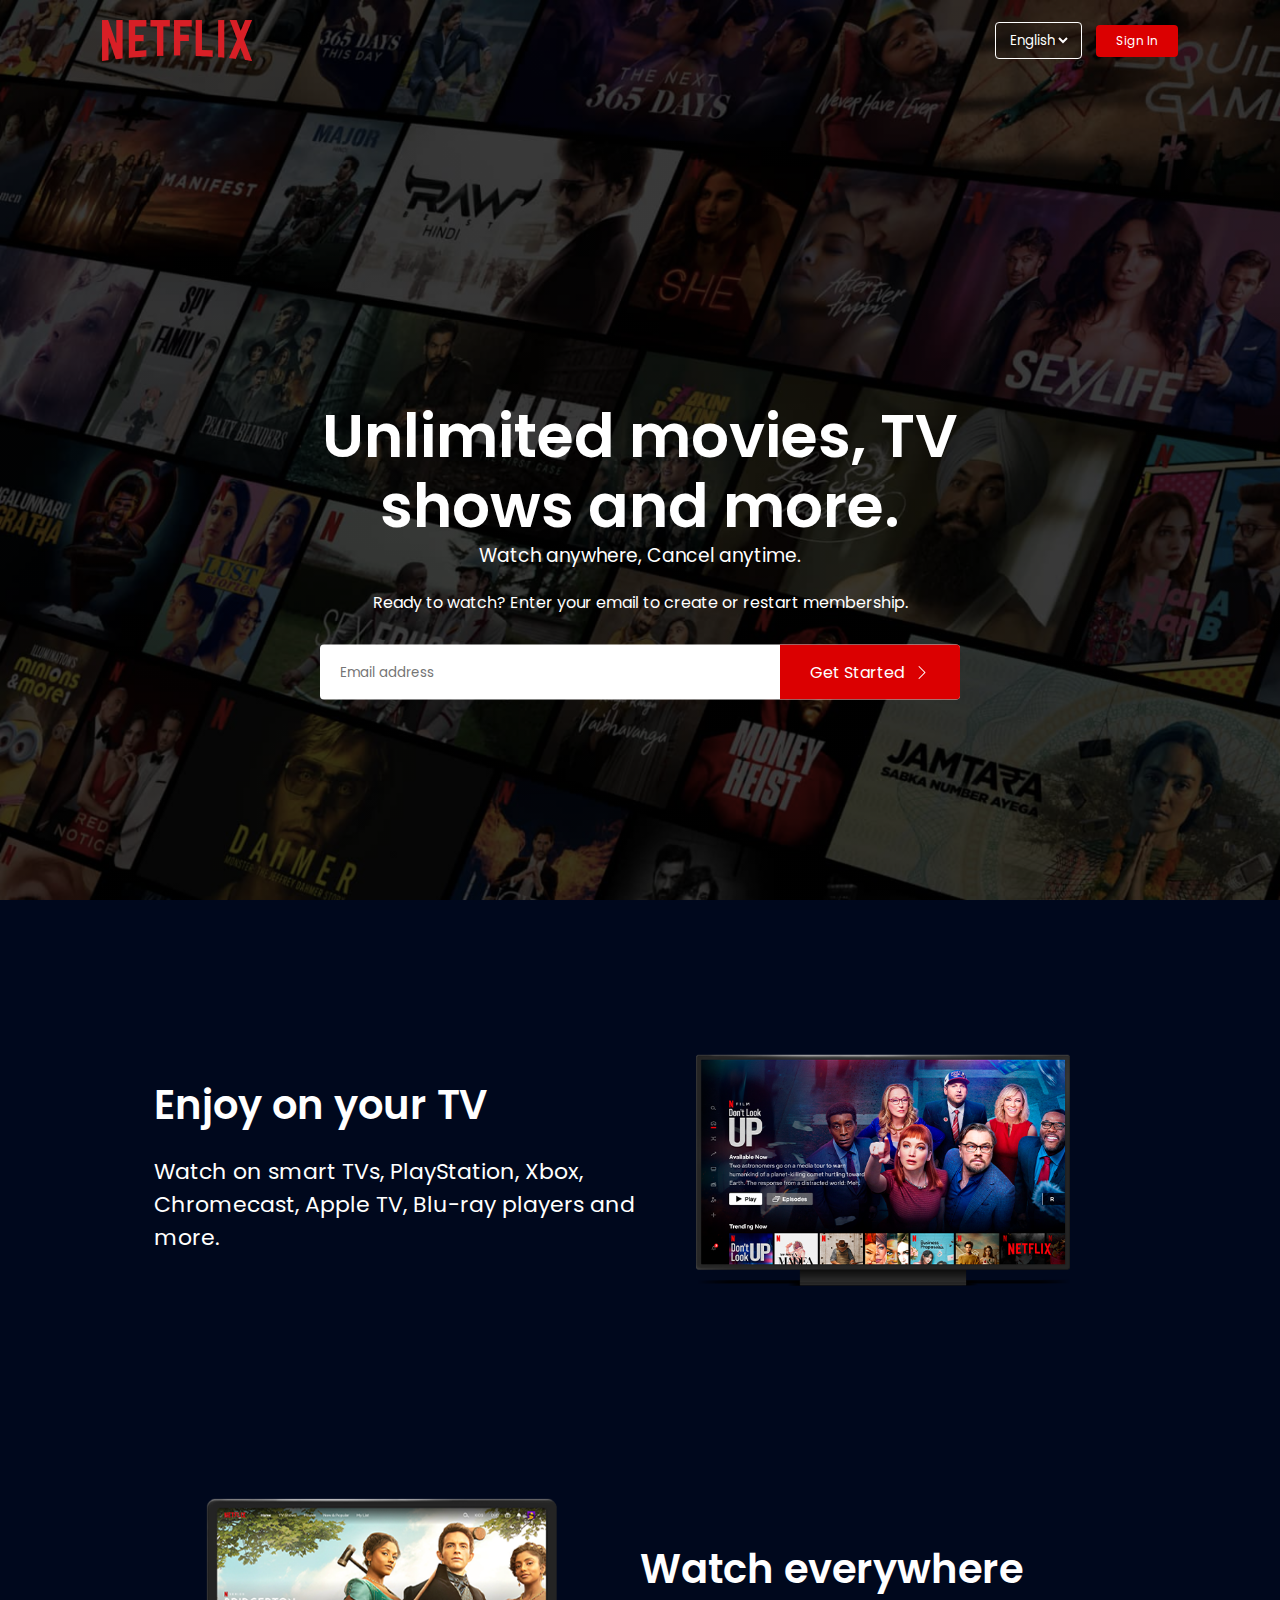
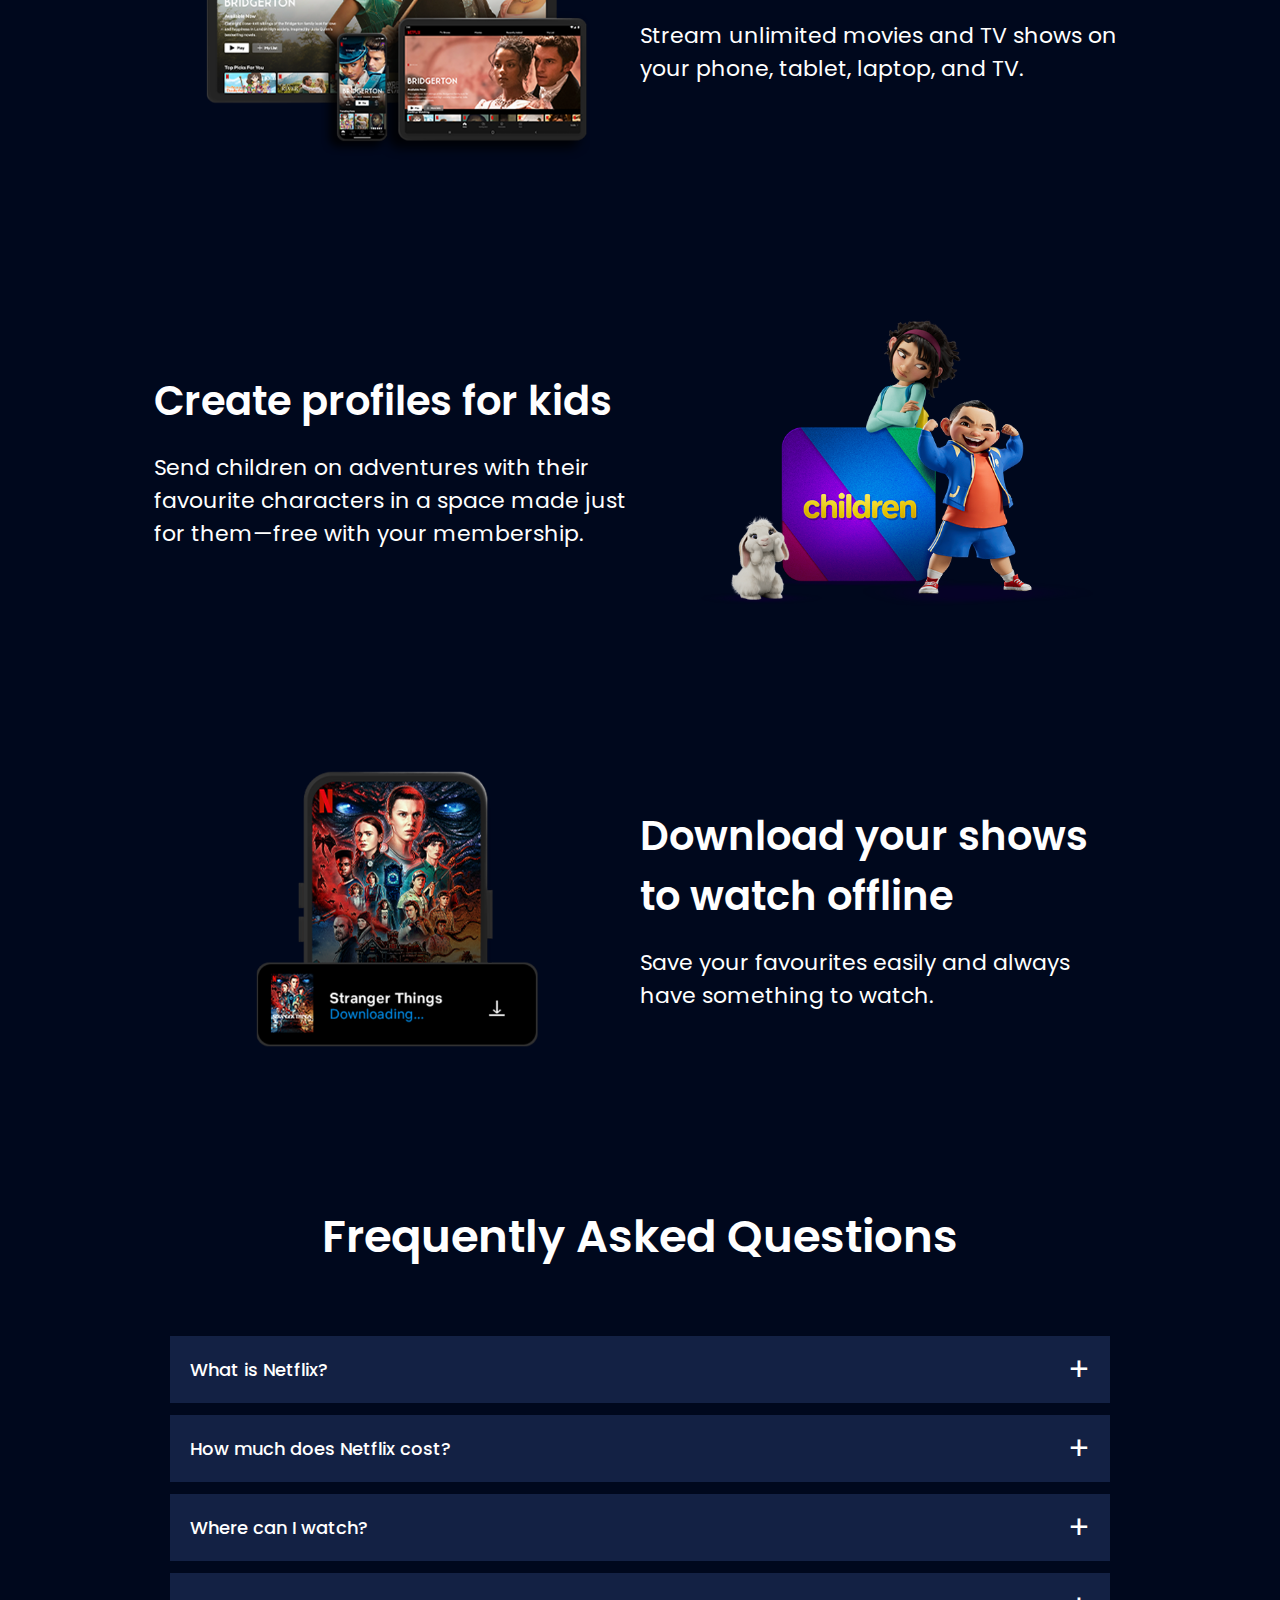
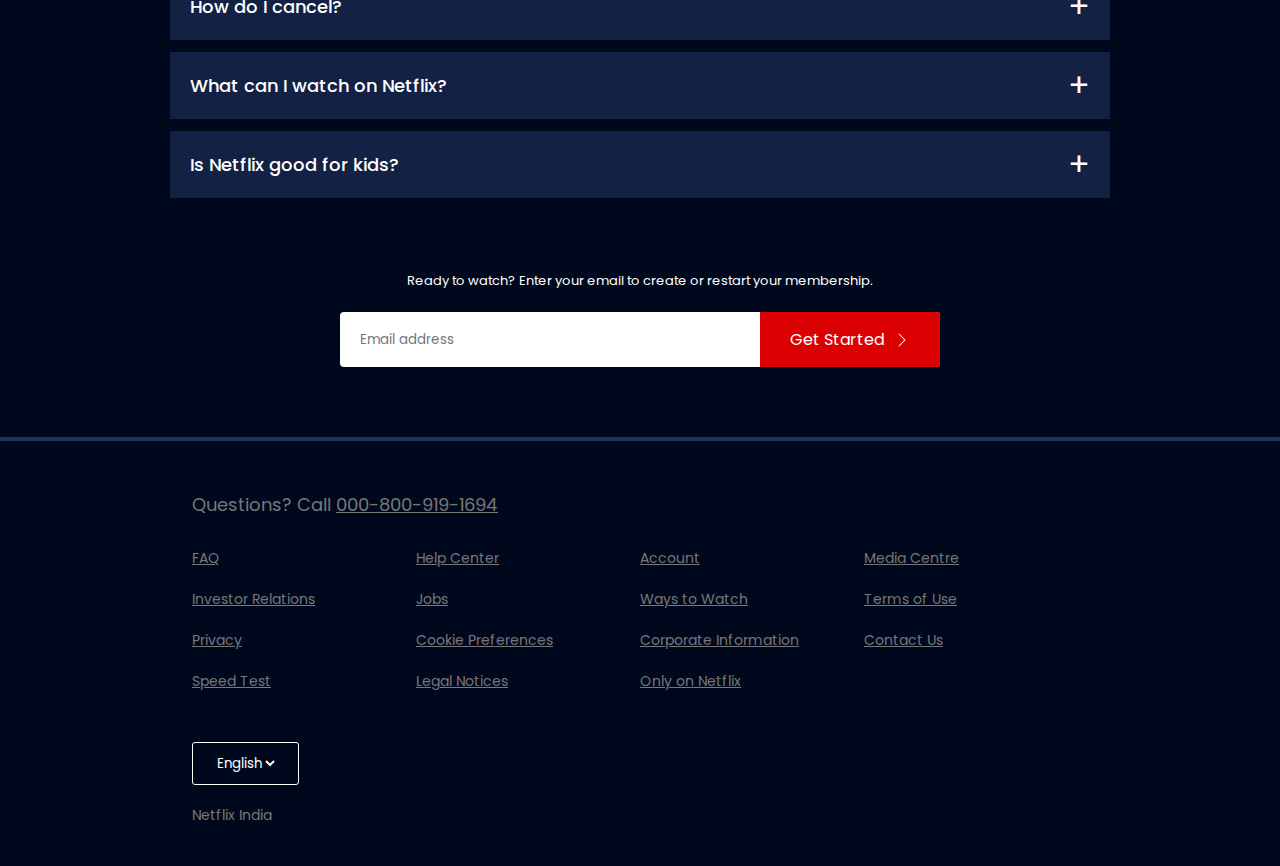
<file: Bharat Intern/Netflix Clone/index.html>
<!DOCTYPE html>
<html lang="en">
	<head>
		<meta charset="UTF-8" />
		<meta http-equiv="X-UA-Compatible" content="IE=edge" />
		<meta name="viewport" content="width=device-width, initial-scale=1.0" />

		<!-- Google font CDN -->
		<link rel="preconnect" href="https://fonts.googleapis.com" />
		<link rel="preconnect" href="https://fonts.gstatic.com" crossorigin />
		<link
			href="https://fonts.googleapis.com/css2?family=Poppins:ital,wght@0,100;0,200;0,300;0,400;0,500;0,600;0,700;0,800;0,900;1,100;1,200;1,300;1,400;1,500;1,600;1,700;1,800;1,900&display=swap"
			rel="stylesheet"
		/>

		<!-- Link CSS -->
		<link rel="stylesheet" href="./style.css" />
		<title>Netflix | Clone</title>
	</head>
	<body>
		<!-- Header Section -->
		<header class="header">
			<nav>
				<img src="./Assests/logo.png" class="logo" />
				<div>
					<button class="language-btn">
						<select>
							<option value="english">English</option>
							<option value="english">French</option>
							<option value="english">Hindi</option>
						</select>
					</button>
					<button>Sign In</button>
				</div>
			</nav>
			<div class="header-content">
				<h1>Unlimited movies, TV shows and more.</h1>
				<h3>Watch anywhere, Cancel anytime.</h3>
				<p>Ready to watch? Enter your email to create or restart membership.</p>
				<form action="#" method="get" class="email-signup">
					<input type="email" name="email" placeholder="Email address" required />
					<button type="submit">
						Get Started
						<svg
							xmlns="http://www.w3.org/2000/svg"
							width="16"
							height="16"
							fill="currentColor"
							class="bi bi-chevron-right"
							viewBox="0 0 16 16"
						>
							<path
								fill-rule="evenodd"
								d="M4.646 1.646a.5.5 0 0 1 .708 0l6 6a.5.5 0 0 1 0 .708l-6 6a.5.5 0 0 1-.708-.708L10.293 8 4.646 2.354a.5.5 0 0 1 0-.708z"
							/>
						</svg>
					</button>
				</form>
			</div>
		</header>

		<!-- Features section -->
		<section class="features">
			<!-- Row 1 -->
			<div class="row">
				<div class="text-col">
					<h2>Enjoy on your TV</h2>
					<p>
						Watch on smart TVs, PlayStation, Xbox, Chromecast, Apple TV, Blu-ray players
						and more.
					</p>
				</div>
				<div class="img-col">
					<img src="./Assests/feature-1.png" />
				</div>
			</div>

			<!-- Row 2 -->
			<div class="row">
				<div class="img-col">
					<img src="./Assests/feature-2.png" />
				</div>
				<div class="text-col">
					<h2>Watch everywhere</h2>
					<p>
						Stream unlimited movies and TV shows on your phone, tablet, laptop, and TV.
					</p>
				</div>
			</div>

			<!-- Row 3 -->
			<div class="row">
				<div class="text-col">
					<h2>Create profiles for kids</h2>
					<p>
						Send children on adventures with their favourite characters in a space made
						just for them—free with your membership.
					</p>
				</div>
				<div class="img-col">
					<img src="./Assests/feature-3.png" />
				</div>
			</div>

			<!-- Row 4 -->
			<div class="row">
				<div class="img-col">
					<img src="./Assests/feature-4.png" />
				</div>
				<div class="text-col">
					<h2>Download your shows to watch offline</h2>
					<p>Save your favourites easily and always have something to watch.</p>
				</div>
			</div>
		</section>

		<!-- FAQ -->
		<section class="faq">
			<h2>Frequently Asked Questions</h2>
			<ul class="accordion">
				<!-- FAQ 1 -->
				<li>
					<input type="radio" name="accordion" id="first" />
					<label for="first">What is Netflix?</label>
					<div class="content">
						<p>
							Netflix is a streaming service that offers a wide variety of
							award-winning TV shows, movies, anime, documentaries and more - on
							thousands of internet-connected devices.
						</p>
						<p>
							You can watch as much as you want, whenever you want, without a single
							ad - all for one low monthly price. There's always something new to
							discover, and new TV shows and movies are added every week!
						</p>
					</div>
				</li>

				<!-- FAQ 2 -->
				<li>
					<input type="radio" name="accordion" id="second" />
					<label for="second">How much does Netflix cost?</label>
					<div class="content">
						<p>
							Watch Netflix on your smartphone, tablet, Smart TV, laptop, or streaming
							device, all for one fixed monthly fee. Plans range from ₹ 149 to ₹ 649 a
							month. No extra costs, no contracts.
						</p>
					</div>
				</li>

				<!-- FAQ 3 -->
				<li>
					<input type="radio" name="accordion" id="third" />
					<label for="third">Where can I watch?</label>
					<div class="content">
						<p>
							Watch anywhere, anytime. Sign in with your Netflix account to watch
							instantly on the web at netflix.com from your personal computer or on
							any internet-connected device that offers the Netflix app, including
							smart TVs, smartphones, tablets, streaming media players and game
							consoles.
						</p>
						<p>
							You can also download your favourite shows with the iOS, Android, or
							Windows 10 app. Use downloads to watch while you're on the go and
							without an internet connection. Take Netflix with you anywhere.
						</p>
					</div>
				</li>

				<!-- FAQ 4 -->
				<li>
					<input type="radio" name="accordion" id="fourth" />
					<label for="fourth">How do I cancel?</label>
					<div class="content">
						<p>
							Netflix is flexible. There are no annoying contracts and no commitments.
							You can easily cancel your account online in two clicks. There are no
							cancellation fees – start or stop your account anytime.
						</p>
					</div>
				</li>

				<!-- FAQ 5 -->
				<li>
					<input type="radio" name="accordion" id="fifth" />
					<label for="fifth">What can I watch on Netflix?</label>
					<div class="content">
						<p>
							Netflix has an extensive library of feature films, documentaries, TV
							shows, anime, award-winning Netflix originals, and more. Watch as much
							as you want, anytime you want.
						</p>
					</div>
				</li>

				<!-- FAQ 6 -->
				<li>
					<input type="radio" name="accordion" id="sixth" />
					<label for="sixth">Is Netflix good for kids?</label>
					<div class="content">
						<p>
							The Netflix Kids experience is included in your membership to give
							parents control while kids enjoy family-friendly TV shows and films in
							their own space.
						</p>
						<p>
							Kids profiles come with PIN-protected parental controls that let you
							restrict the maturity rating of content kids can watch and block
							specific titles you don’t want kids to see.
						</p>
					</div>
				</li>
			</ul>
			<small>Ready to watch? Enter your email to create or restart your membership.</small>
			<form action="#" method="get" class="email-signup">
				<input type="email" name="email" placeholder="Email address" required />
				<button type="submit">
					Get Started
					<svg
						xmlns="http://www.w3.org/2000/svg"
						width="16"
						height="16"
						fill="currentColor"
						class="bi bi-chevron-right"
						viewBox="0 0 16 16"
					>
						<path
							fill-rule="evenodd"
							d="M4.646 1.646a.5.5 0 0 1 .708 0l6 6a.5.5 0 0 1 0 .708l-6 6a.5.5 0 0 1-.708-.708L10.293 8 4.646 2.354a.5.5 0 0 1 0-.708z"
						/>
					</svg>
				</button>
			</form>
		</section>

		<!-- Footer -->
		<footer class="footer">
			<h2>Questions? Call <a href="tel:+000-800-919-1694">000-800-919-1694</a></h2>
			<div class="row">
				<div class="col">
					<a href="#">FAQ</a>
					<a href="#">Investor Relations</a>
					<a href="#">Privacy</a>
					<a href="#">Speed Test</a>
				</div>
				<div class="col">
					<a href="#">Help Center</a>
					<a href="#">Jobs</a>
					<a href="#">Cookie Preferences</a>
					<a href="#">Legal Notices</a>
				</div>
				<div class="col">
					<a href="#">Account</a>
					<a href="#">Ways to Watch</a>
					<a href="#">Corporate Information</a>
					<a href="#">Only on Netflix</a>
				</div>
				<div class="col">
					<a href="#">Media Centre</a>
					<a href="#">Terms of Use</a>
					<a href="#">Contact Us</a>
				</div>
			</div>
			<button class="language-btn">
				<select>
					<option value="english">English</option>
					<option value="english">French</option>
					<option value="english">Hindi</option>
				</select>
			</button>
			<p class="copyright-text">Netflix India</p>
		</footer>
	</body>
</html>
</file>
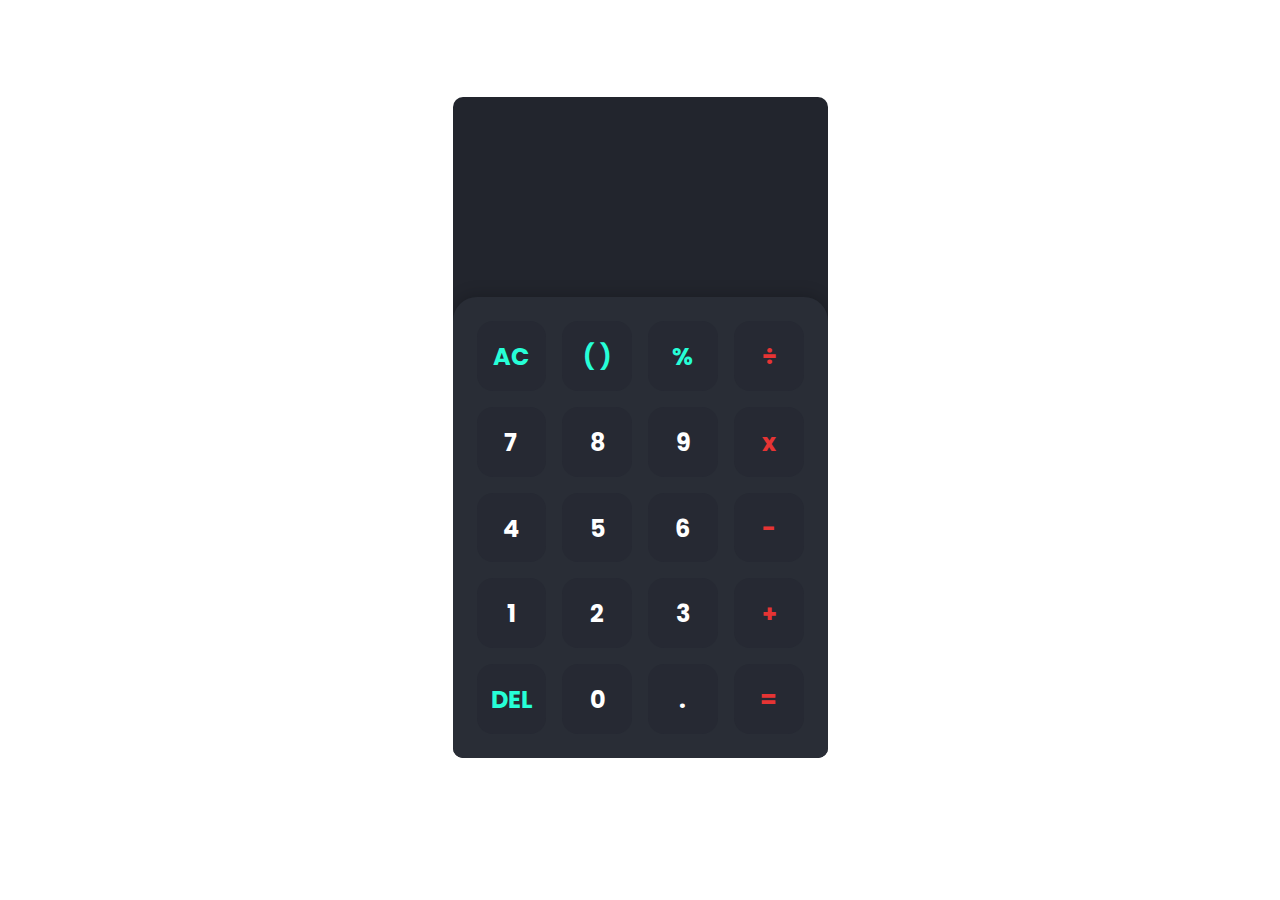
<file: InternPe/Calculator/index.html>
<!DOCTYPE html>
<!-- Developed by Rahul Sharma -->
<html lang="en">
	<head>
		<meta charset="UTF-8" />
		<meta http-equiv="X-UA-Compatible" content="IE=edge" />
		<meta name="viewport" content="width=device-width, initial-scale=1.0" />

		<!-- Google Fonts ( Popins ) -->
		<link rel="preconnect" href="https://fonts.googleapis.com" />
		<link rel="preconnect" href="https://fonts.gstatic.com" crossorigin />
		<link
			href="https://fonts.googleapis.com/css2?family=Poppins:wght@200;300;400;500;600;700;800;900&display=swap"
			rel="stylesheet"
		/>

		<!-- Link CSS -->
		<link rel="stylesheet" href="./style.css" />

		<title>Calculator | Rahul Kumar Sharma</title>
	</head>
	<body>
		<div class="app">
			<div class="calculator">
				<div class="display">
					<div class="content">
						<div class="input"></div>
						<div class="output"></div>
					</div>
				</div>

				<div class="keys">
					<div data-key="clear" class="key action">
						<span>AC</span>
					</div>

					<div data-key="brackets" class="key action">
						<span>( )</span>
					</div>

					<div data-key="%" class="key action">
						<span>%</span>
					</div>

					<div data-key="/" class="key operator">
						<span>÷</span>
					</div>

					<div data-key="7" class="key">
						<span>7</span>
					</div>

					<div data-key="8" class="key">
						<span>8</span>
					</div>

					<div data-key="9" class="key">
						<span>9</span>
					</div>

					<div data-key="*" class="key operator">
						<span>x</span>
					</div>

					<div data-key="4" class="key">
						<span>4</span>
					</div>

					<div data-key="5" class="key">
						<span>5</span>
					</div>

					<div data-key="6" class="key">
						<span>6</span>
					</div>

					<div data-key="-" class="key operator">
						<span>-</span>
					</div>

					<div data-key="1" class="key">
						<span>1</span>
					</div>

					<div data-key="2" class="key">
						<span>2</span>
					</div>

					<div data-key="3" class="key">
						<span>3</span>
					</div>

					<div data-key="+" class="key operator">
						<span>+</span>
					</div>

					<div data-key="backspace" class="key action">
						<span>DEL</span>
					</div>

					<div data-key="0" class="key">
						<span>0</span>
					</div>

					<div data-key="." class="key">
						<span>.</span>
					</div>

					<div data-key="=" class="key operator">
						<span>=</span>
					</div>
				</div>
			</div>
		</div>

		<!-- JavaScript File -->
		<script src="./script.js"></script>
	</body>
</html>
</file>
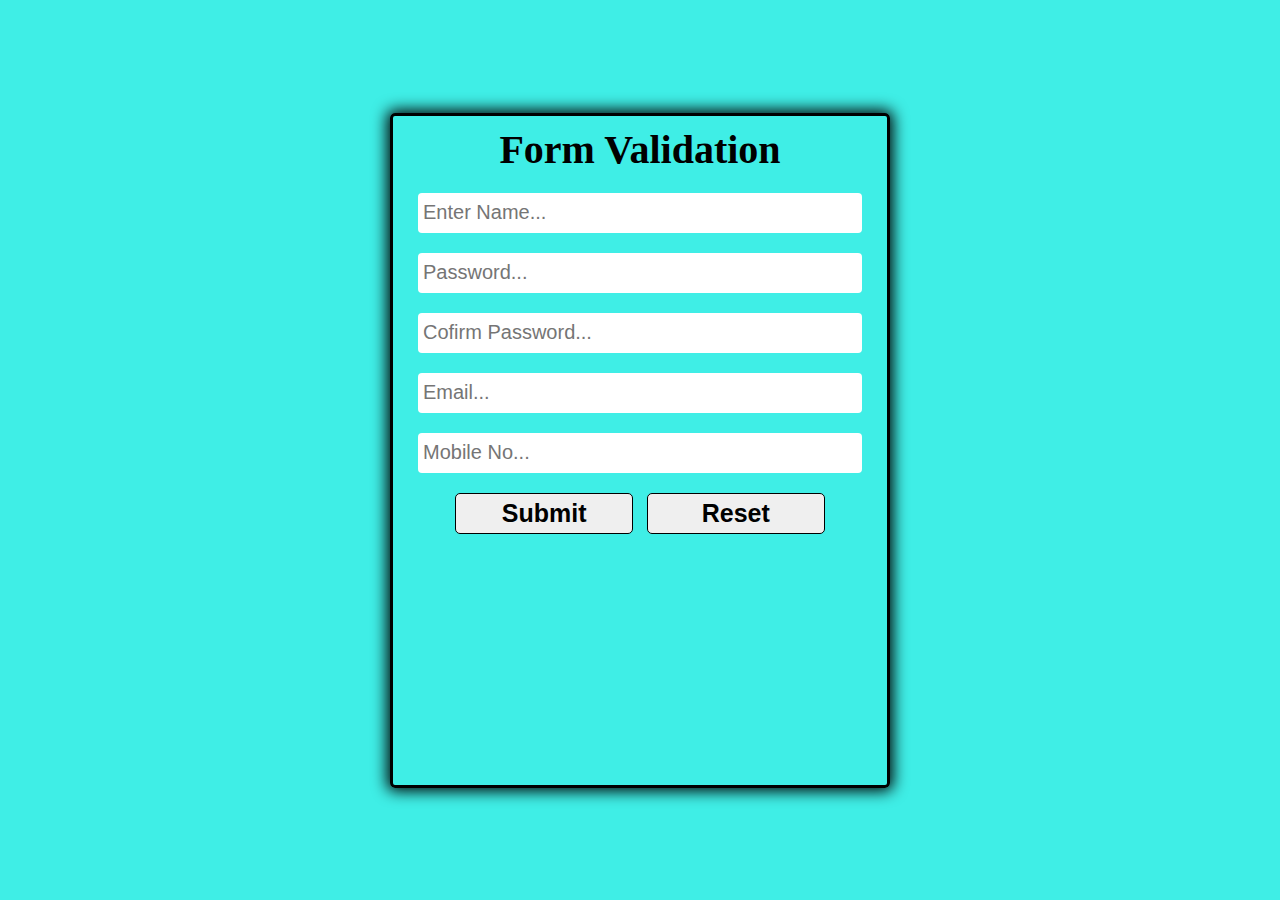
<file: Learn smashers/FORM VALIDATION/index.html>
<!DOCTYPE html>

<!-- Created by Rahul Kumar Sharma -->
<html lang="en">
	<head>
		<meta charset="UTF-8" />
		<meta http-equiv="X-UA-Compatible" content="IE=edge" />
		<meta name="viewport" content="width=device-width, initial-scale=1.0" />

		<!-- Link CSS -->
		<link rel="stylesheet" href="./style.css" />

		<title>Form Validation | Rahul Sharma</title>
	</head>
	<body>
		<main class="container">
			<h1>Form Validation</h1>
			<form action="#" method="get" class="form" onsubmit=" return Validation()">
				<!-- Name -->
				<span
					><input type="text" name="name" id="userName" placeholder="Enter Name..." />
					<p id="nameSp"></p
				></span>

				<!-- Password -->
				<span
					><input
						type="password"
						name="password"
						id="password"
						placeholder="Password..." />
					<p id="passwordSp"></p
				></span>

				<!-- Confirm Password -->
				<span
					><input
						type="password"
						name="cnfPassword"
						id="cnfPassword"
						placeholder="Cofirm Password..." />
					<p id="cnfPasswordSp"></p
				></span>

				<!-- Email -->
				<span
					><input type="text" name="email" id="email" placeholder="Email..." />
					<p id="emailSp"></p
				></span>

				<!-- Mobile Number -->
				<span>
					<input type="number" name="mobile" id="mobile" placeholder="Mobile No..." />
					<p id="mobileSp"></p>
				</span>
				<span class="btn-cont">
					<!-- Submit Button -->
					<button id="submitBtn">Submit</button>

					<!-- Reset Button -->
					<button type="reset" id="resetBtn">Reset</button>
				</span>
			</form>
		</main>

		<!-- Script file -->
		<script src="./script.js"></script>
	</body>
</html>
</file>
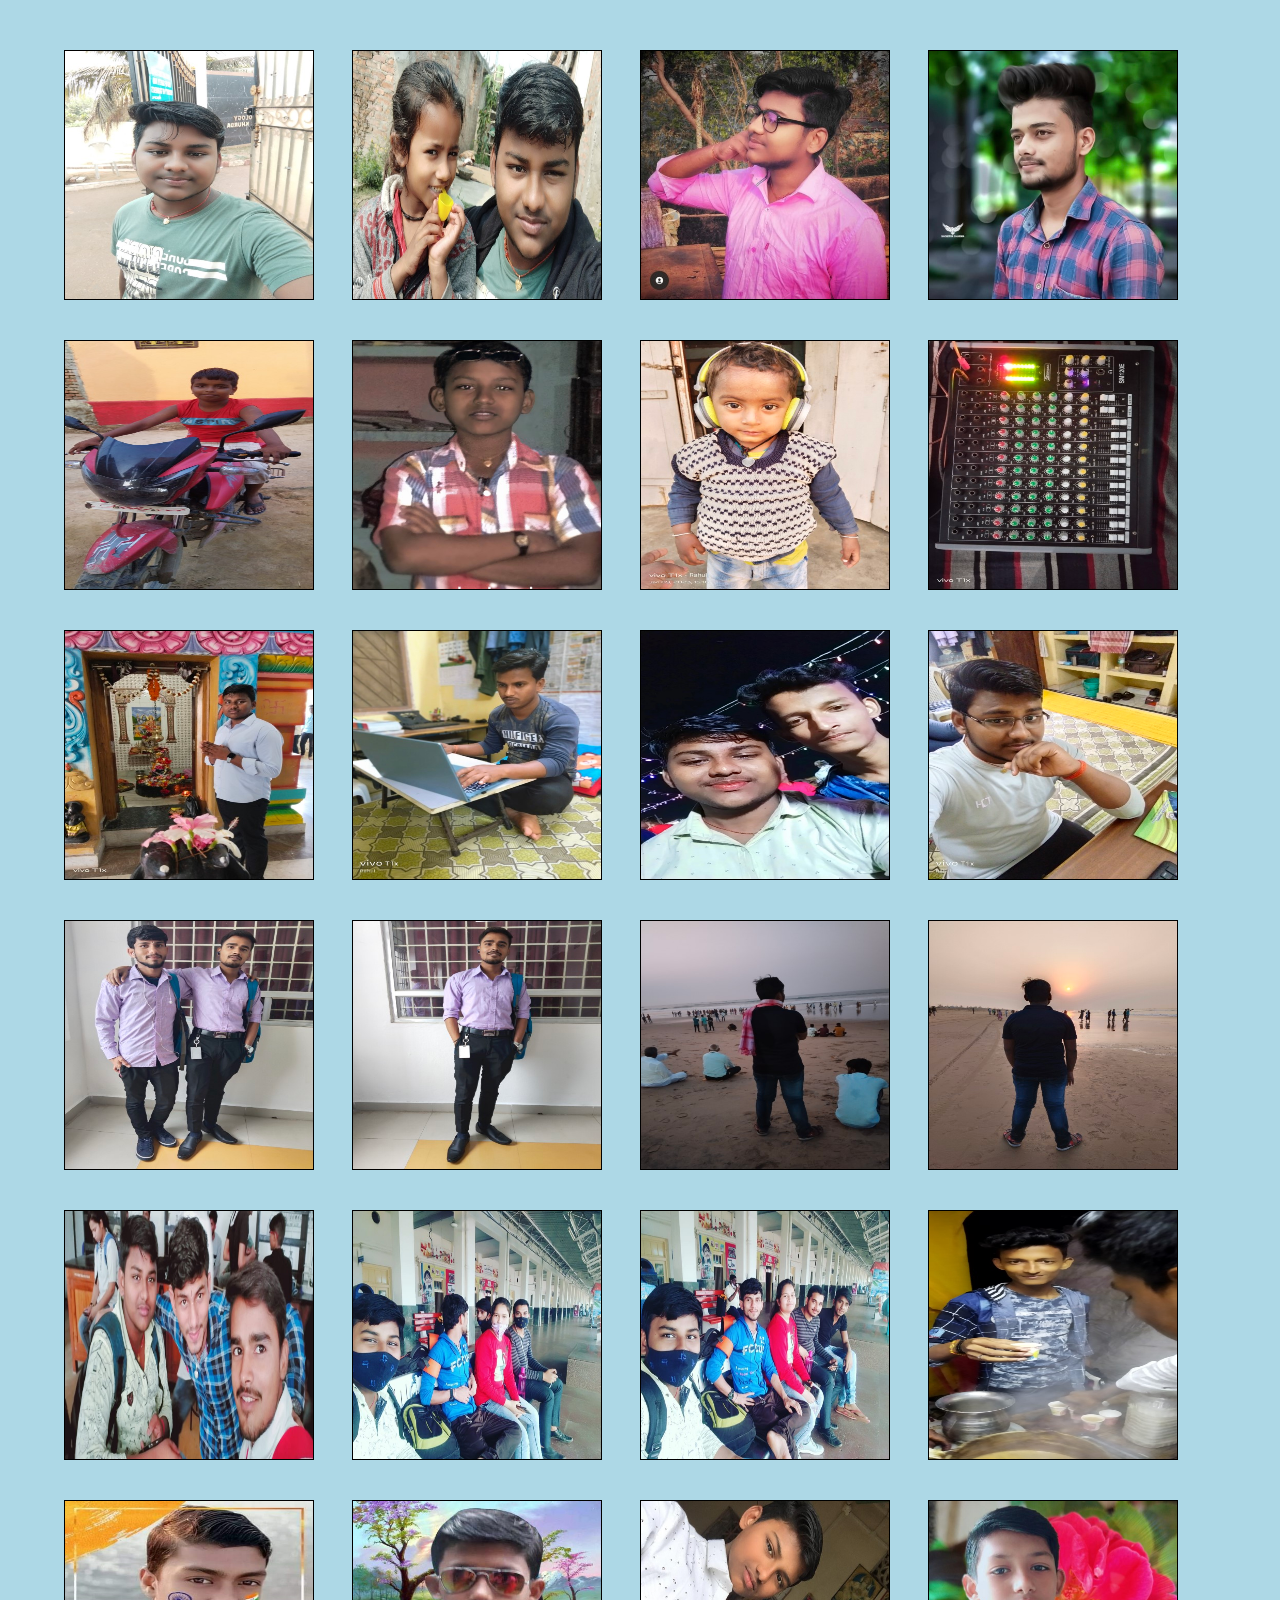
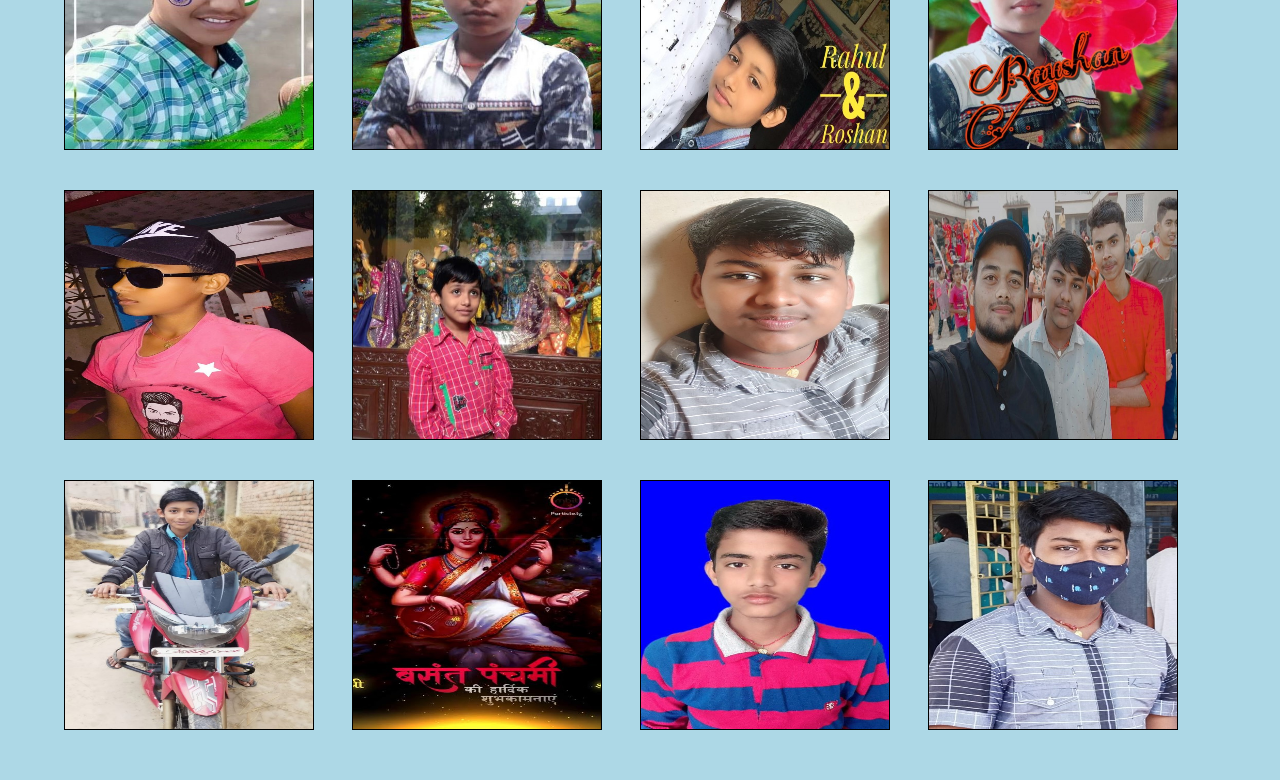
<file: Learn smashers/IMAGE GALLERY/index.html>
<!DOCTYPE html>
<!-- Created by Rahul Kumar Sharma -->
<html lang="en">
	<head>
		<meta charset="UTF-8" />
		<meta http-equiv="X-UA-Compatible" content="IE=edge" />
		<meta name="viewport" content="width=device-width, initial-scale=1.0" />

		<!-- LInk CSS -->
		<link rel="stylesheet" href="./style.css" />
		<title>Image Gallery | Rahul Sharma</title>
	</head>
	<body>
		<div class="full-image">
			<img src="./Images/img10.jpg" />
			<span onclick="closeImg()"
				><svg
					xmlns="http://www.w3.org/2000/svg"
					width="50"
					height="50"
					fill="#fff"
					class="bi bi-x"
					viewBox="0 0 16 16"
				>
					<path
						d="M4.646 4.646a.5.5 0 0 1 .708 0L8 7.293l2.646-2.647a.5.5 0 0 1 .708.708L8.707 8l2.647 2.646a.5.5 0 0 1-.708.708L8 8.707l-2.646 2.647a.5.5 0 0 1-.708-.708L7.293 8 4.646 5.354a.5.5 0 0 1 0-.708z"
					/></svg
			></span>
		</div>
		<main class="image-gallery">
			<img src="./Images/img5.jpg" onclick="openImg(this.src)" />
			<img src="./Images/img3.jpg" onclick="openImg(this.src)" />
			<img src="./Images/img4.jpg" onclick="openImg(this.src)" />
			<img src="./Images/img10.jpg" onclick="openImg(this.src)" />
			<img src="./Images/img6.jpg" onclick="openImg(this.src)" />
			<img src="./Images/img7.jpg" onclick="openImg(this.src)" />
			<img src="./Images/img8.jpg" onclick="openImg(this.src)" />
			<img src="./Images/img9.jpg" onclick="openImg(this.src)" />
			<img src="./Images/img11.jpg" onclick="openImg(this.src)" />
			<img src="./Images/img12.jpg" onclick="openImg(this.src)" />
			<img src="./Images/img2.jpg" onclick="openImg(this.src)" />
			<img src="./Images/img13.jpg" onclick="openImg(this.src)" />
			<img src="./Images/img14.jpg" onclick="openImg(this.src)" />
			<img src="./Images/img15.jpg" onclick="openImg(this.src)" />
			<img src="./Images/img16.jpg" onclick="openImg(this.src)" />
			<img src="./Images/img17.jpg" onclick="openImg(this.src)" />
			<img src="./Images/img18.jpg" onclick="openImg(this.src)" />
			<img src="./Images/img19.jpg" onclick="openImg(this.src)" />
			<img src="./Images/img20.jpg" onclick="openImg(this.src)" />
			<img src="./Images/img1.jpg" onclick="openImg(this.src)" />
			<img src="./Images/img21.jpg" onclick="openImg(this.src)" />
			<img src="./Images/img22.jpg" onclick="openImg(this.src)" />
			<img src="./Images/img23.jpg" onclick="openImg(this.src)" />
			<img src="./Images/img24.jpg" onclick="openImg(this.src)" />
			<img src="./Images/img25.jpg" onclick="openImg(this.src)" />
			<img src="./Images/img26.jpg" onclick="openImg(this.src)" />
			<img src="./Images/img27.jpg" onclick="openImg(this.src)" />
			<img src="./Images/img28.jpg" onclick="openImg(this.src)" />
			<img src="./Images/img29.jpg" onclick="openImg(this.src)" />
			<img src="./Images/img30.jpg" onclick="openImg(this.src)" />
			<img src="./Images/img31.jpg" onclick="openImg(this.src)" />
			<img src="./Images/img32.jpg" onclick="openImg(this.src)" />
		</main>

		<!-- JavaScript -->
		<script src="./script.js"></script>
	</body>
</html>
</file>
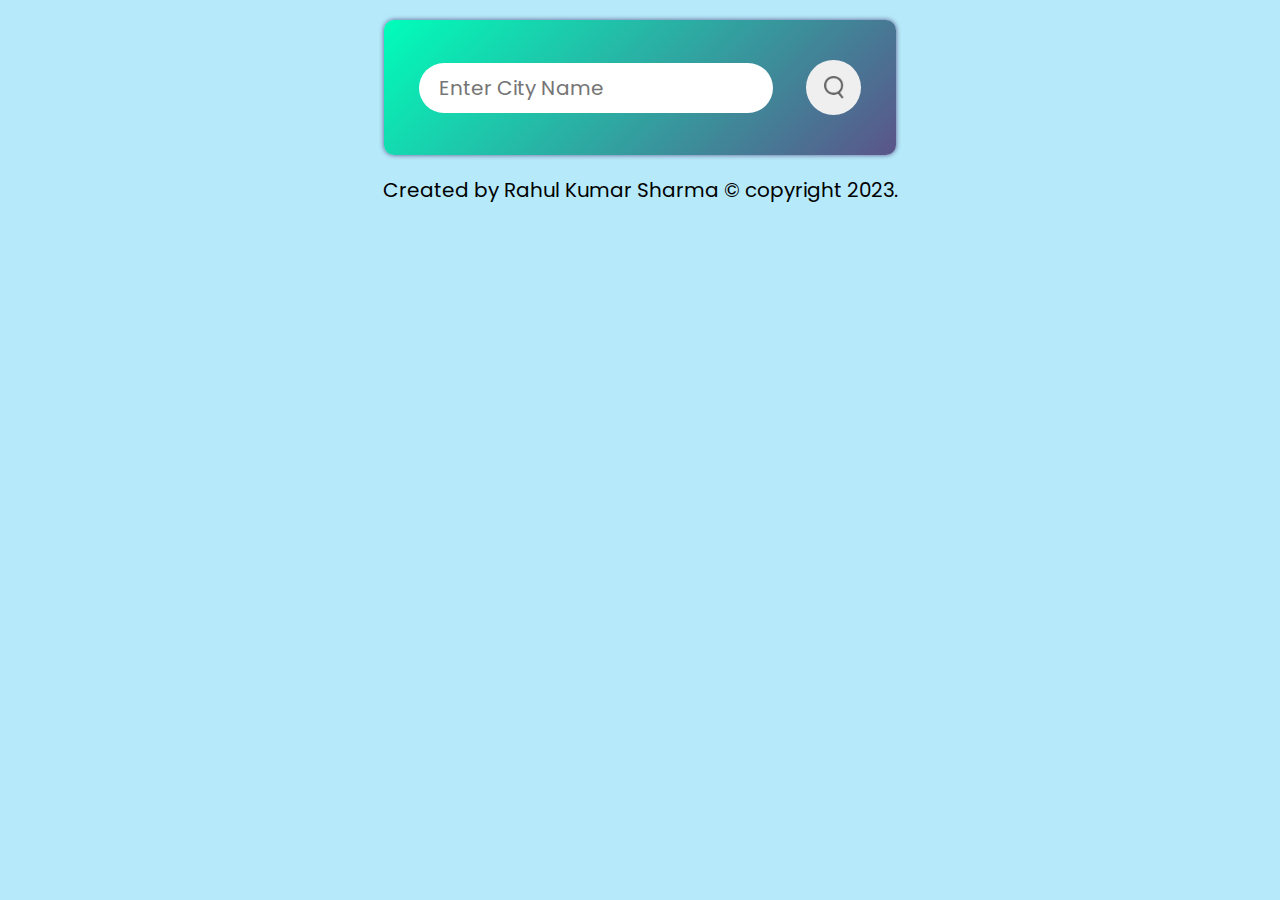
<file: Learn smashers/WEATHER APP/index.html>
<!-- Created by Rahul Kumar Sharma -->
<!DOCTYPE html>
<html lang="en">
	<head>
		<meta charset="UTF-8" />
		<meta http-equiv="X-UA-Compatible" content="IE=edge" />
		<meta name="viewport" content="width=device-width, initial-scale=1.0" />

		<!-- LINK CSS -->
		<link rel="stylesheet" href="./style.css" />
		<title>Weather App | Rahul Sharma</title>
	</head>
	<body>
		<main class="container">
			<div class="search">
				<input type="text" placeholder="Enter City Name" id="searchInput" />
				<button id="searchBtn">
					<img src="./images/search.png" autocomplete="false" />
				</button>
			</div>
			<div class="error">
				<p>Invalid city name.</p>
			</div>
			<div class="weather">
				<div class="details">
					<img src="./images/clear.png" />
					<h1>22 &#8451;</h1>
					<h2>City Name</h2>
				</div>
				<div class="wrapper">
					<div class="humadity">
						<img src="./images/humidity.png" />
						<div>
							<p id="humadity-value">75%</p>
							<p>Humadity</p>
						</div>
					</div>
					<div class="wind">
						<img src="./images/wind.png" />
						<div>
							<p id="wind-value">10 km/h</p>
							<p>Wind</p>
						</div>
					</div>
				</div>
			</div>
		</main>
		<footer class="footer">
			<p>
				Created by
				<a href="https://www.linkedin.com/in/rahul-sharma-giet/" target="_blank"
					>Rahul Kumar Sharma</a
				>
				&copy; copyright 2023.
			</p>
		</footer>

		<!-- JavaScript -->
		<script src="./script.js"></script>
	</body>
</html>
</file>
<file: Bharat Intern/Netflix Clone/style.css>
* {
	margin: 0;
	padding: 0;
	box-sizing: border-box;
	font-family: "Poppins", sans-serif;
}

body {
	background-color: #00081d;
	color: #fff;
}

/* -----------------------------Header-------------------------- */
.header {
	width: 100%;
	height: 100vh;
	background-image: linear-gradient(rgba(0, 0, 0, 0.7), rgba(0, 0, 0, 0.7)),
		url("./Assests/header-image.png");
	background-size: cover;
	background-position: center;
	padding: 10px 8%;
	position: relative;
}

nav {
	display: flex;
	align-items: center;
	justify-content: space-between;
	padding: 10px 0;
}
.logo {
	width: 150px;
	cursor: pointer;
}

nav button {
	border: 0;
	outline: 0;
	background-color: #db0001;
	color: #fff;
	margin-left: 10px;
	padding: 7px 20px;
	font-size: 12px;
	border-radius: 4px;
	cursor: pointer;
}

.language-btn {
	display: inline-flex;
	align-items: center;
	border: 1px solid #fff;
	background: transparent;
	padding: 7px 10px;
}

.language-btn select {
	background: transparent;
	border: 0;
	outline: 0;
	color: #fff;
	width: 100%;
	height: 100%;
	cursor: pointer;
}

.language-btn select option {
	background: #000;
}

.header-content {
	position: absolute;
	top: 50%;
	left: 50%;
	transform: translate(-50%, -50%);
	text-align: center;
	margin-top: 100px;
}

.header-content h1 {
	font-size: 60px;
	line-height: 70px;
	font-weight: 600;
	max-width: 650px;
}

.header-content h3 {
	font-weight: 400;
	margin-bottom: 20px;
}

.email-signup {
	background-color: #fff;
	border-radius: 4px;
	display: flex;
	align-items: center;
	overflow: hidden;
	margin-top: 30px;
}

.email-signup input {
	flex: 1;
	border: 0;
	outline: 0;
	margin-left: 20px;
}

.email-signup button {
	background: #db0001;
	color: #fff;
	border: 0;
	outline: 0;
	font-size: 16px;
	cursor: pointer;
	padding: 15px 30px;
	display: inline-flex;
	align-items: center;
}
.email-signup button svg {
	color: #fff;
	margin-left: 10px;
}

/* ------------------Features--------------------- */
.features {
	padding: 50px 12%;
	font-size: 22px;
}

.row {
	width: 100%;
	display: flex;
	align-items: center;
	flex-wrap: wrap;
	padding: 50px 0;
}
.text-col {
	flex-basis: 50%;
	margin-bottom: 20px;
}
.img-col {
	flex-basis: 50%;
	margin-bottom: 20px;
}

.img-col img {
	display: block;
	width: 90%;
	margin: auto;
}

.features h2 {
	font-size: 40px;
	font-weight: 600;
	margin-bottom: 20px;
}

/* ---------------------FAQ------------------------------- */
.faq {
	padding: 10px 12%;
	text-align: center;
	font-size: 18px;
}
.faq h2 {
	font-size: 45px;
	font-weight: 600;
}

.accordion {
	margin: 60px auto;
	width: 100%;
	max-width: 950px;
}

.accordion li {
	list-style: none;
	width: 100%;
	padding: 5px;
}
.accordion li label {
	display: flex;
	align-items: center;
	padding: 20px;
	font-size: 18px;
	font-weight: 500;
	background: #132144;
	margin-bottom: 2px;
	cursor: pointer;
	position: relative;
}
.accordion .content p:nth-child(2) {
	margin-top: 25px;
}

.accordion li label::after {
	content: "+";
	font-size: 32px;
	font-weight: 400;
	position: absolute;
	right: 20px;
	transition: transform 0.5s ease-in-out;
}
input[type="radio"] {
	display: none;
}
.accordion .content {
	background: #132144;
	text-align: left;
	padding: 0 25px;
	max-height: 0;
	overflow: hidden;
	transition: all 0.5s ease;
}
.accordion input[type="radio"]:checked + label + .content {
	max-height: 600px;
	padding: 30px 20px;
}

.accordion input[type="radio"]:checked + label::after {
	transform: rotate(135deg);
}

.accordion li label:hover {
	background: #223362;
}

.faq small {
	font-size: 13px;
	text-align: left;
}
.faq .email-signup {
	max-width: 600px;
	margin: 20px auto 60px;
}

/* ----------------Footer---------------- */
.footer {
	padding: 50px 15% 10px;
	border-top: 4px solid #223362;
	color: #777;
}

.footer h2 {
	font-size: 18px;
	text-align: left;
	font-weight: 400;
	margin-bottom: 20px;
}
.footer h2 a {
	text-decoration: underline;
	color: #777;
}
.footer .col {
	flex-basis: 25%;
	flex-grow: 1;
	margin-bottom: 20px;
}

.footer .col a {
	display: block;
	text-decoration: underline;
	color: #777;
	font-size: 14px;
	margin-bottom: 20px;
}

.footer .row {
	align-items: flex-start;
	padding: 10px 0;
}
.footer .language-btn {
	padding: 10px 20px;
	border-radius: 3px;
}
.copyright-text {
	font-size: 14px;
	margin: 20px 0 30px;
}

/* -----------Media-Query-for-small-screen---------------- */
@media screen and (max-width: 600px) {
	.logo {
		width: 100px;
	}
	nav button {
		padding: 5px 10px;
	}
	nav .language-btn {
		padding: 4px 8px;
	}
	.header-content {
		position: unset;
		transform: none;
		padding-top: 150px;
	}
	.header-content h1 {
		font-size: 30px;
	}
	.email-signup button {
		font-size: 12px;
		padding: 10px 15px;
	}
	.text-col,
	.img-col {
		flex-basis: 100%;
	}
	.features h2 {
		font-size: 30px;
	}
	.features p {
		font-size: 15px;
	}
	.row:nth-child(even) {
		flex-direction: column-reverse;
	}
	.features .row {
		padding: 10px 0;
	}
	.faq h2 {
		font-size: 20px;
	}
	.accordion .content {
		font-size: 14px;
	}
	.accordion li label {
		padding: 10px;
		font-size: 14px;
	}
	label::after {
		font-size: 22px;
	}
	.email-signup button {
		font-size: 9px;
		padding: 10px 10px;
	}
	.email-signup button svg {
		margin-left: 5px;
	}
}
</file>
<file: InternPe/Calculator/style.css>
* {
	margin: 0;
	padding: 0;
	box-sizing: border-box;
	font-family: "Poppins", sans-serif;
}
body {
	height: 100vh;
}

.app {
	display: flex;
	justify-content: center;
	align-items: center;
	height: 95%;
}

.calculator {
	background-color: #22252d;
	width: 100%;
	max-width: 375px;
	min-height: 640px;
	display: flex;
	flex-direction: column;
	border-radius: 10px;
	overflow: hidden;
}

.display {
	min-height: 200px;
	padding: 1.5rem;
	display: flex;
	justify-content: flex-end;
	align-items: flex-end;
	color: white;
	text-align: right;
	flex: 1 1 0%;
}

.display .content {
	display: flex;
	flex-direction: column;
	justify-content: flex-end;
	width: 100%;
	max-width: 100%;
	overflow: auto;
}

.display .input {
	width: 100%;
	font-size: 1.25rem;
	margin-bottom: 0.5rem;
}

.display .output {
	font-size: 3rem;
	font-weight: 700;
	width: 100%;
	white-space: nowrap;
}

.display .operator {
	color: #e63434;
}

.display .brackets,
.display .percent {
	color: #26fed7;
}

.keys {
	background-color: #292d36;
	padding: 1.5rem;
	border-radius: 1.5rem 1.5rem 0 0;
	display: grid;
	grid-template-columns: repeat(4, 1fr);
	grid-template-rows: repeat(5, 1fr);
	grid-gap: 1rem;
	box-shadow: 0px -2px 16px rgba(0, 0, 0, 0.2);
}

.keys .key {
	position: relative;
	cursor: pointer;
	display: block;
	height: 0;
	padding-top: 100%;
	background-color: #262933;
	border-radius: 1rem;
	transition: 0.2s;
	user-select: none;
}

.keys .key span {
	position: absolute;
	top: 50%;
	left: 50%;
	transform: translate(-50%, -50%);

	font-size: 1.5rem;
	font-weight: 700;
	color: #fff;
}

.keys .key:hover {
	box-shadow: inset 0px 0px 8px rgb(227, 242, 7);
}

.keys .key.operator span {
	color: #e63434;
}

.keys .key.action span {
	color: #26fed7;
}
</file>
<file: Learn smashers/FORM VALIDATION/style.css>
* {
	margin: 0;
	padding: 0;
	box-sizing: border-box;
}

body {
	width: 100%;
	height: 100vh;
	display: flex;
	align-items: center;
	justify-content: center;
	background-color: #3feee6;
}

.container {
	width: 500px;
	min-height: 75vh;
	background-color: transparent;
	border: 3px solid #000;
	border-radius: 5px;
	box-shadow: 0 0 15px 3px #000;
	text-align: center;
}
.container h1 {
	margin-top: 10px;
	font-size: 40px;
	color: #000;
}

.container .form {
	display: flex;
	justify-content: center;
	flex-direction: column;
	align-items: center;
	margin: 10px 25px;
}
.form span {
	width: 100%;
}
input::-webkit-inner-spin-button,
input::-webkit-outer-spin-button {
	-webkit-appearance: none;
}

.form span input {
	width: 100%;
	margin-top: 10px;
	padding: 10px 5px;
	height: 40px;
	font-size: 20px;
	border: none;
	outline: none;
	border-radius: 4px;
}

.btn-cont button {
	width: 40%;
	margin: 10px 5px;
	padding: 5px;
	border-radius: 5px;
	font-size: 25px;
	font-weight: 600;
	border: 1px solid #000;
	cursor: pointer;
}
.form span p {
	color: #ff0000;
	font-size: 20px;
	text-align: left;
	padding: 5px 10px;
}

.btn-cont button:hover {
	background-color: #000;
	color: #fff;
}
</file>
<file: Learn smashers/IMAGE GALLERY/style.css>
* {
	margin: 0;
	padding: 0;
	box-sizing: border-box;
}

body {
	background-color: #add8e6;
}

.full-image {
	width: 100%;
	height: 100vh;
	background: rgba(0, 0, 0, 0.9);
	position: fixed;
	top: 0;
	left: 0;
	display: none;
	align-items: center;
	justify-content: center;
	z-index: 10;
}

.full-image img {
	width: 90%;
	max-width: 500px;
	max-height: 500px;
}

.full-image span {
	position: absolute;
	top: 5%;
	right: 5%;
	font-size: 30px;
	color: #fff;
	cursor: pointer;
}

.image-gallery {
	margin: 50px auto;
	width: 90%;
	display: grid;
	grid-template-columns: repeat(auto-fit, minmax(250px, 1fr));
	row-gap: 40px;
}

.image-gallery img {
	width: 250px;
	height: 250px;
	border: 1.5px solid #000;
	transition: all 0.5s;
	cursor: pointer;
}
.image-gallery img:hover {
	transform: scale(1.15);
	border-radius: 20px;
	box-shadow: 0 0 10px 5px #000;
}
</file>
<file: Learn smashers/WEATHER APP/style.css>
/* Google Font */
@import url("https://fonts.googleapis.com/css2?family=Arvo:wght@400;700&family=Poppins:wght@200;300;400;500;600;700;800;900&display=swap");

* {
	margin: 0;
	padding: 0;
	box-sizing: border-box;
	font-family: "Poppins", sans-serif;
}

body {
	background-color: #b6eafa;
}

.container {
	padding: 40px 20px;
	margin: 20px auto;
	width: 40%;
	max-width: 600px;
	background: linear-gradient(135deg, #00feba, #5b548a);
	border-radius: 10px;
	box-shadow: 0 0 5px #5b548a;
}

.search {
	width: 100%;
	display: flex;
	align-items: center;
	justify-content: space-between;
}
.search input {
	border: 0;
	outline: 0;
	border-radius: 25px;
	margin-left: 15px;
	width: 75%;
	flex-basis: 1;
	padding: 10px 20px;
	font-size: 20px;
}

.search button {
	margin-right: 15px;
	border: 0;
	outline: 0;
	border-radius: 50%;
	width: 55px;
	height: 55px;
	align-items: center;
	display: flex;
	align-items: center;
	justify-content: center;
	cursor: pointer;
}

.search button img {
	width: 20px;
}

.error {
	margin: 5px 25px;
	display: none;
}
.error p {
	font-size: 20px;
	color: #000;
}

.weather {
	width: 100%;
	display: flex;
	flex-direction: column;
	align-items: center;
	display: none;
}

.weather .details {
	/* margin-top: 20px; */
	width: 100%;
	text-align: center;
	color: #fff;
}
.weather .details img {
	width: 180px;
}

.weather .details h1 {
	margin-top: -20px;
	font-size: 60px;
	font-family: "Arvo", serif;
}
.weather .details h2 {
	font-size: 40px;
	font-family: "Arvo", serif;
	font-weight: 500;
}

.wrapper {
	margin-top: 50px;
	width: 100%;
	display: flex;
	align-items: center;
	justify-content: space-evenly;
}
.humadity,
.wind {
	display: flex;
	align-items: center;
	gap: 10px;
	color: #fff;
	font-size: 20px;
	font-weight: 500;
}
.wrapper div img {
	width: 50px;
	height: 50px;
}

.footer {
	width: 100%;
	text-align: center;
	font-size: 20px;
}

.footer p a {
	text-decoration: none;
	color: #000;
}
.footer p a:hover {
	color: #2700ec;
	text-decoration: underline;
}
</file>
